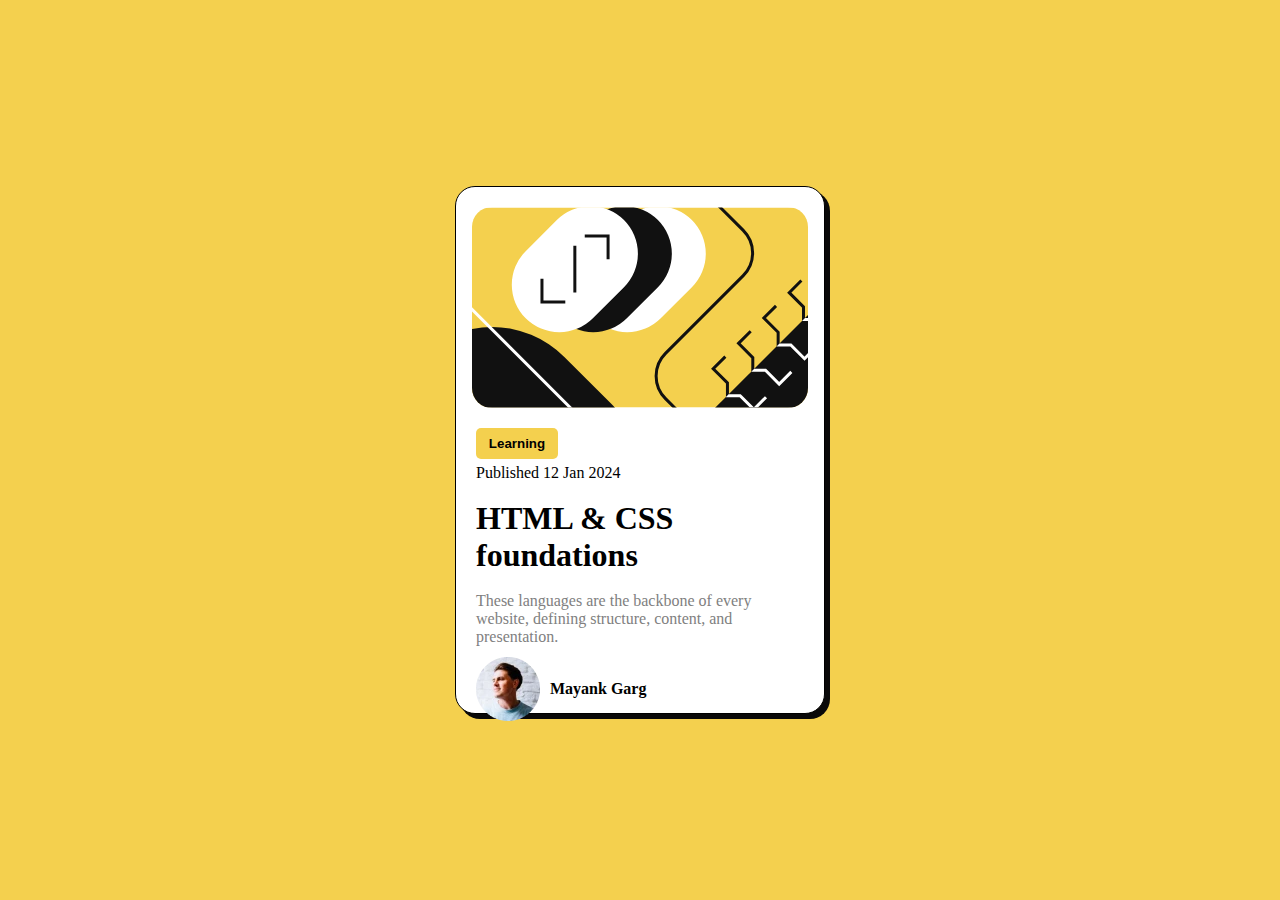
<file: Blog_Preview_Card-main/index.html>
<!DOCTYPE html>
<html lang="en">

<head>
  <!-- Set character set and viewport for proper rendering on devices -->
  <meta charset="UTF-8">
  <meta name="viewport" content="width=device-width, initial-scale=1.0">
  <!-- Favicon for the browser tab -->
  <link rel="icon" type="image/png" sizes="32x32" href="./assets/images/favicon-32x32.png">
  <!-- Link to external stylesheet for styling -->
  <link rel="stylesheet" href="style.css">
  <!-- Title of the web page -->
  <title>Blog preview card</title>
</head>

<body>
  <!-- Main container for the blog preview card -->
  <div class="maincontainer">
    <!-- Main content container with blog preview card -->
    <main class="container">
      <!-- Container for the card's visual representation -->
      <div class="image">
        <!-- Image element displaying the article illustration -->
        <img class="images" src="./assets/images/illustration-article.svg" alt="">
      </div>
      <!-- Container for the card's textual content -->
      <article class="card-content">
        <!-- Button for user interaction -->
        <button>Learning</button>
        <!-- Published date of the blog post -->
        <p>Published 12 Jan 2024</p><br>
        <!-- Title of the blog post -->
        <h1>HTML & CSS foundations</h1><br>
        <!-- Description of the blog post with gray text color -->
        <p style="color: gray;">These languages are the backbone of every website, defining structure, content, and presentation.</p>
        <!-- Footer section with author information -->
        <footer class="footer">
          <!-- Avatar image of the author -->
          <img src="./assets/images/image-avatar.webp" alt="">
          <!-- Strong element containing the author's name -->
          <strong>Mayank Garg</strong>
        </footer>
      </article>
    </main>
  </div>
</body>

</html>
</file>
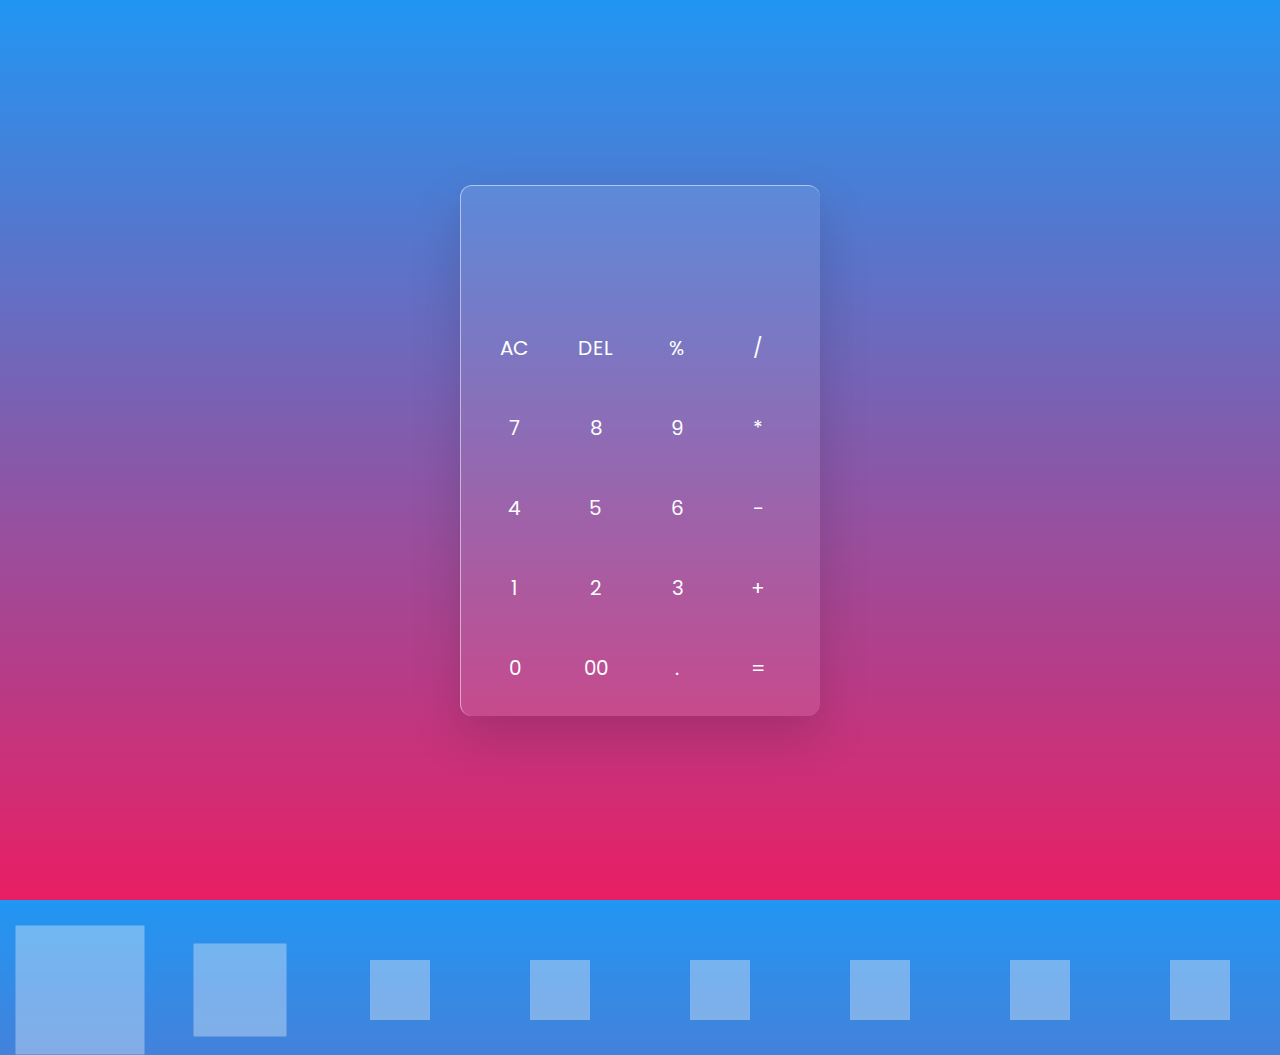
<file: Calculator/index.html>
<!DOCTYPE html>
<html lang="en" dir="ltr">
  <head>
    <meta charset="UTF-8">
    <!-- Title for the HTML document -->
    <title> Calculator </title>
    <!-- Link to an external stylesheet (style.css) -->
    <link rel="stylesheet" href="style.css">
  </head>
  <body>
    <!-- Animated bubbles -->
    <div class="bubbles">
      <span class="one"></span>
      <span class="two"></span>
      <span class="three"></span>
      <span class="four"></span>
      <span class="five"></span>
      <span class="six"></span>
      <span class="seven"></span>
      <span class="seven"></span>
    </div>
    <div class="bubbles">
      <span class="one"></span>
      <span class="two"></span>
      <span class="three"></span>
      <span class="four"></span>
      <span class="five"></span>
      <span class="six"></span>
      <span class="seven"></span>
      <span class="seven"></span>
    </div>
    <div class="bubbles">
      <span class="one"></span>
      <span class="two"></span>
      <span class="three"></span>
      <span class="four"></span>
      <span class="five"></span>
      <span class="six"></span>
      <span class="seven"></span>
      <span class="seven"></span>
    </div>
    <div class="bubbles">
      <span class="one"></span>
      <span class="two"></span>
      <span class="three"></span>
      <span class="four"></span>
      <span class="five"></span>
      <span class="six"></span>
      <span class="seven"></span>
      <span class="seven"></span>
    </div>
    <!-- Calculator container -->
    <div class="container">
      <!-- Form for the calculator -->
      <form action="#" name="forms">
        <!-- Input field for the calculator display -->
        <input type="text" name="answer">
        <!-- Calculator buttons -->
        <div class="buttons">
          <!-- Clear input button -->
          <input type="button" value="AC" onclick="forms.answer.value = ''">
          <!-- Delete last character button -->
          <input type="button" value="DEL" onclick="forms.answer.value = forms.answer.value.substr(0 , forms.answer.value.length -1)">
          <!-- Percentage button -->
          <input type="button" value="%" onclick="forms.answer.value += '%'">
          <!-- Division button -->
          <input type="button" value="/" onclick="forms.answer.value += '/'">
        </div>
        <div class="buttons">
          <!-- Numeric buttons and multiplication button -->
          <input type="button" value="7" onclick="forms.answer.value += '7'">
          <input type="button" value="8" onclick="forms.answer.value += '8'">
          <input type="button" value="9" onclick="forms.answer.value += '9'">
          <input type="button" value="*" onclick="forms.answer.value += '*'">
        </div>
        <div class="buttons">
          <!-- Numeric buttons and subtraction button -->
          <input type="button" value="4" onclick="forms.answer.value += '4'">
          <input type="button" value="5" onclick="forms.answer.value += '5'">
          <input type="button" value="6" onclick="forms.answer.value += '6'">
          <input type="button" value="-" onclick="forms.answer.value += '-'">
        </div>
        <div class="buttons">
          <!-- Numeric buttons and addition button -->
          <input type="button" value="1" onclick="forms.answer.value += '1'">
          <input type="button" value="2" onclick="forms.answer.value += '2'">
          <input type="button" value="3" onclick="forms.answer.value += '3'">
          <input type="button" value="+" onclick="forms.answer.value += '+'">
        </div>
        <div class="buttons">
          <!-- Numeric buttons, zero button, decimal point, and equals button -->
          <input type="button" value="0" onclick="forms.answer.value += '0'">
          <input type="button" value="00" onclick="forms.answer.value += '00'">
          <input type="button" value="." onclick="forms.answer.value += '.'">
          <input type="button" value="=" onclick="forms.answer.value = eval(forms.answer.value)">
        </div>
      </form>
    </div>
  </body>
</html>
</file>
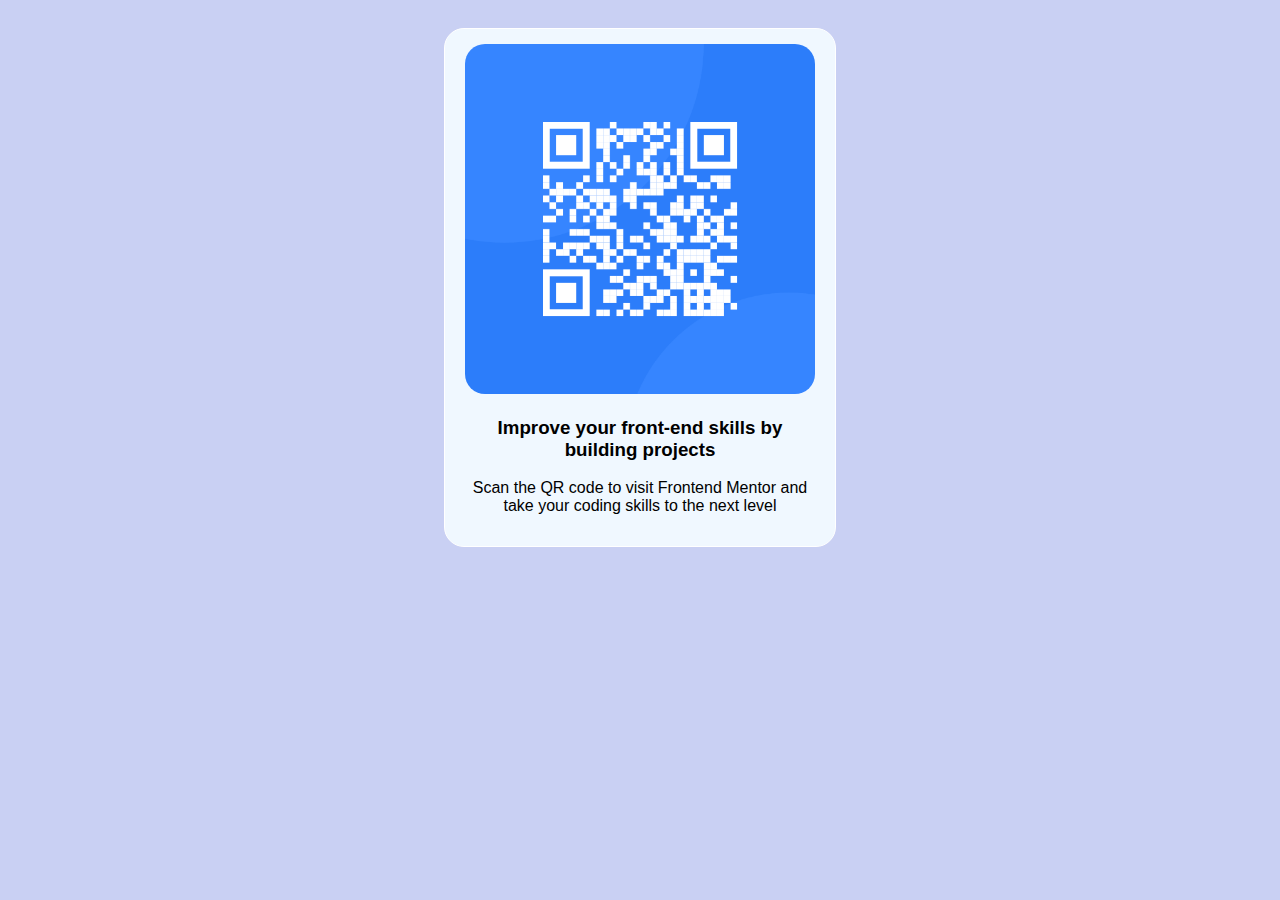
<file: qr-code-component-main/index.html>
<!DOCTYPE html>
<html lang="en">

<head>
  <meta charset="UTF-8">
  <meta name="viewport" content="width=device-width, initial-scale=1.0">
  <!-- displays site properly based on user's device -->
  <link rel="icon" type="image/png" sizes="32x32" href="./images/favicon-32x32.png">
  <link rel="stylesheet" href="style.css">
  <title>QR code component</title>
</head>

<body>
    <div class="container">
      <div class="box">
        <img class="images" src="./images/image-qr-code.png" alt="here">
        <h3>Improve your front-end skills by building projects</h3>
        <p>Scan the QR code to visit Frontend Mentor and take your coding skills to the next level</p>
      </div>
    </div>
</body>

</html>
</file>
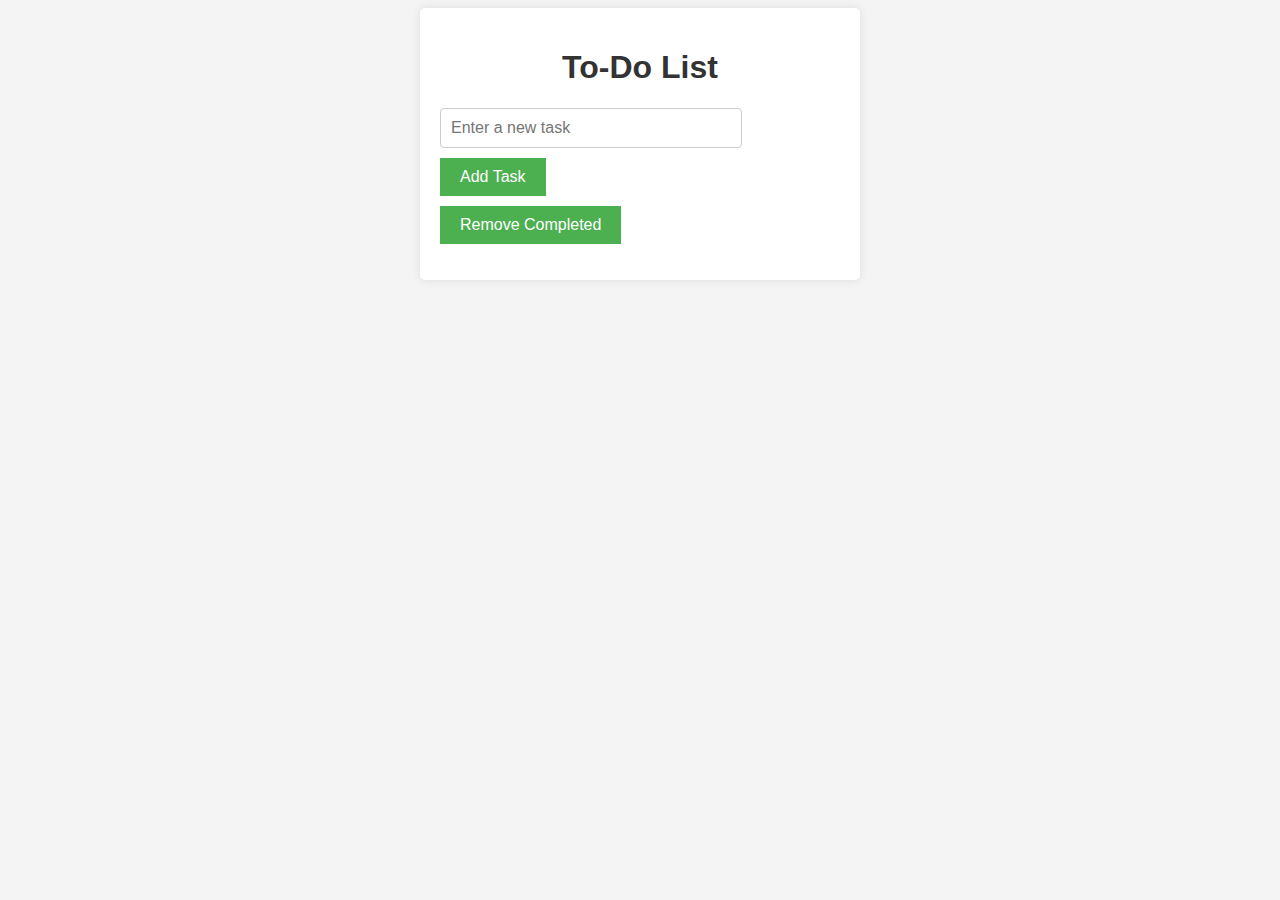
<file: ToDoList/index.html>
<!DOCTYPE html>
<html lang="en">
<head>
    <meta charset="UTF-8">
    <meta name="viewport" content="width=device-width, initial-scale=1.0">
    <link rel="stylesheet" href="style.css">
    <title>Document</title>
</head>
<body>
    <div id="todoList">
        <h1>To-Do List</h1>
        <div>
            <input type="text" id="taskInput" placeholder="Enter a new task">
            <button id="addTaskBtn">Add Task</button>
        </div>
        
        <button id="removeCompletedBtn">Remove Completed</button>
        <ul id="taskList"></ul>
    </div>
    <script src="script.js"></script>
</body>
</html>
</file>
<file: qr-code-component-main/style.css>
body{
    display: flex;
    justify-content: center;
    text-align: center;
    background-color: hsl(230, 63%, 87%);
}
.box{
    font-family: 'Outfit', sans-serif;
    margin:20px;
    width: 360px;   
    border: 1px solid white; 
    border-radius: 20px;
    padding: 15px;
    background-color: aliceblue;
}

.images{
    border-radius: 20px;
    height: 350px;
    width: 350px;
}
</file>
<file: ToDoList/style.css>
body {
    font-family: Arial, sans-serif;
    background-color: #f4f4f4;
}
#todoList {
    max-width: 400px;
    margin: 0 auto;
    background-color: white;
    padding: 20px;
    border-radius: 5px;
    box-shadow: 0 0 10px rgba(0, 0, 0, 0.1);
}
h1 {
    text-align: center;
    color: #333;
}
#taskInput {
    width: 70%;
    padding: 10px;
    border: 1px solid #ccc;
    border-radius: 4px;
    margin-right: 10px;
    font-size: 16px;
}
#addTaskBtn, #removeCompletedBtn {
    background-color: #4CAF50;
    color: white;
    border: none;
    padding: 10px 20px;
    margin-top: 10px;
    cursor: pointer;
    font-size: 16px;
}
#taskList {
    list-style-type: none;
    padding: 0;
}
.taskItem {
    display: flex;
    justify-content: space-between;
    align-items: center;
    border: 1px solid #ccc;
    border-radius: 4px;
    padding: 10px;
    margin: 10px 0;
    background-color: #fff;
    box-shadow: 0 2px 4px rgba(0, 0, 0, 0.1);
}
.taskItem span {
    flex-grow: 1;
    font-size: 18px;
}
.deleteTaskBtn {
    background-color: #f44336;
    color: white;
    border: none;
    padding: 6px 12px;
    border-radius: 4px;
    cursor: pointer;
    font-size: 14px;
}
</file>
<file: Blog_Preview_Card-main/style.css>
/* Apply basic styles to reset default spacing and box model for all elements */
* {
    margin: 0;
    padding: 0;
    box-sizing: border-box;
}

/* Set the background color of the entire page */
body {
    background-color: hsl(47, 88%, 63%);
}

/* Style for the main container of the blog preview card */
.maincontainer {
    background-color: hsl(47, 88%, 63%);
    height: 100vh;
    width: 100wh;
    display: flex;
    align-items: center;
    justify-content: center;
}

/* Styles for the container housing the blog preview card */
.container {
    padding: 20px;
    display: flex;
    flex-direction: column;
    align-items: center;
    width: 370px; /* Set initial and maximum width of the container */
    height: 33rem;
    min-width: 370px;
    background-color: hsl(0, 0%, 100%); /* Background color for the container */
    border: 1px solid black;
    border-radius: 20px;
    box-shadow: 5px 5px 0px rgb(10, 9, 9); /* Box shadow for a subtle lift */

    /* Remove box shadow on hover for a cleaner look */
    &:hover {
        box-shadow: none;
    }
}

/* Styles for the image and SVG element inside the container */
.image {
    display: flex;
    justify-content: center;
    align-items: center;
    width: 100%;
}

.images {
    border-radius: 20px;
    width: 21rem;
}

/* Styles for the button inside the container */
button {
    width: 25%; /* Set the width of the button to 50% of its container */
    height: auto;
    margin-top: 20px;
    margin-bottom: 5px; /* Add bottom margin for spacing */
    background-color: hsl(47, 88%, 63%); /* Background color for the button */
    border: none; /* Remove border */
    padding: 8px; /* Add padding for a comfortable touch */
    border-radius: 5px;
    font-weight: bold;
}

/* Styles for the footer section containing the author information */
.footer {
    display: flex; /* Use flexbox for layout */
    margin-top: 10px; /* Add top margin for spacing */
}

/* Styles for the author name in the footer */
.footer > strong {
    display: flex; /* Use flexbox for layout */
    align-items: center; /* Align items in the center vertically */
    margin-left: 10px; /* Add left margin for spacing */
}
</file>
<file: Calculator/style.css>
/* Importing the 'Poppins' font from Google Fonts */
@import url('https://fonts.googleapis.com/css2?family=Poppins:wght@200;300;400;500;600;700&display=swap');

/* Resetting default margin, padding, and box-sizing, and setting the font family to 'Poppins' */
* {
  margin: 0;
  padding: 0;
  box-sizing: border-box;
  font-family: 'Poppins', sans-serif;
}

/* Styling for the body */
body {
  height: 100vh;
  width: 100%;
  overflow: hidden;
  display: flex;
  justify-content: center;
  align-items: center;
  background: linear-gradient(#2196f3 , #e91e63);
}

/* Styling for animated bubbles */
.bubbles {
  position: absolute;
  bottom: -120px;
  display: flex;
  flex-wrap: wrap;
  margin-top: 70px;
  width: 100%;
  justify-content: space-around;
}

/* Styling for individual bubble spans */
.bubbles span {
  height: 60px;
  width: 60px;
  background: rgba(255, 255, 255, 0.1);
  animation: move 10s linear infinite;
  position: relative;
  overflow: hidden;
}

/* Animation for moving bubbles */
@keyframes move {
  100%{
    transform: translateY(-100vh);
  }
}

/* Styling for specific bubbles with animation delays and transformations */
.bubbles span.one {
  animation-delay: 2.2s;
  transform: scale(2.15)
}
.bubbles span.two {
  animation-delay: 3.5s;
  transform: scale(1.55)
}
/* ... (similar styling for other bubbles) */

/* Styling for mirrored effect using :before pseudo-element */
.bubbles span:before {
  content: '';
  position: absolute;
  left: 0;
  top: 0;
  height: 60px;
  width: 40%;
  transform: skew(45deg) translateX(150px);
  background: rgba(255, 255, 255, 0.15);
  animation: mirror 3s linear infinite;
}

/* Animation for the mirror effect */
@keyframes mirror {
  100%{
    transform: translateX(-450px);
  }
}

/* Styling for specific mirrored bubbles with animation delays */
.bubbles span.one:before {
  animation-delay: 1.5s;
}
.bubbles span.two:before {
  animation-delay: 3.5s;
}
/* ... (similar styling for other mirrored bubbles) */

/* Styling for the calculator container */
.container {
  z-index: 12;
  width: 360px;
  padding: 15px;
  border-radius: 12px;
  background: rgba(255, 255, 255, 0.1);
  box-shadow: 0 20px 50px rgba(0, 0, 0, 0.15);
  border-top: 1px solid rgba(255, 255, 255, 0.5);
  border-left: 1px solid rgba(255, 255, 255, 0.5);
}

/* Styling for the calculator input field */
.container input[type="text"] {
  width: 100%;
  height: 100px;
  margin: 0 3px;
  outline: none;
  border: none;
  color: #fff;
  font-size: 20px;
  text-align: right;
  padding-right: 10px;
  pointer-events: none;
  background: transparent;
}

/* Styling for calculator buttons */
.container input[type="button"] {
  height: 65px;
  color: #fff;
  width: calc(100% / 4 - 5px);
  background: transparent;
  border-radius: 12px;
  margin-top: 15px;
  outline: none;
  border: none;
  font-size: 20px;
  cursor: pointer;
  transition: all 0.3s ease;
}

/* Hover effect for calculator buttons */
.container input[type="button"]:hover {
  background: rgba(255, 255, 255, 0.1);
}
</file>
